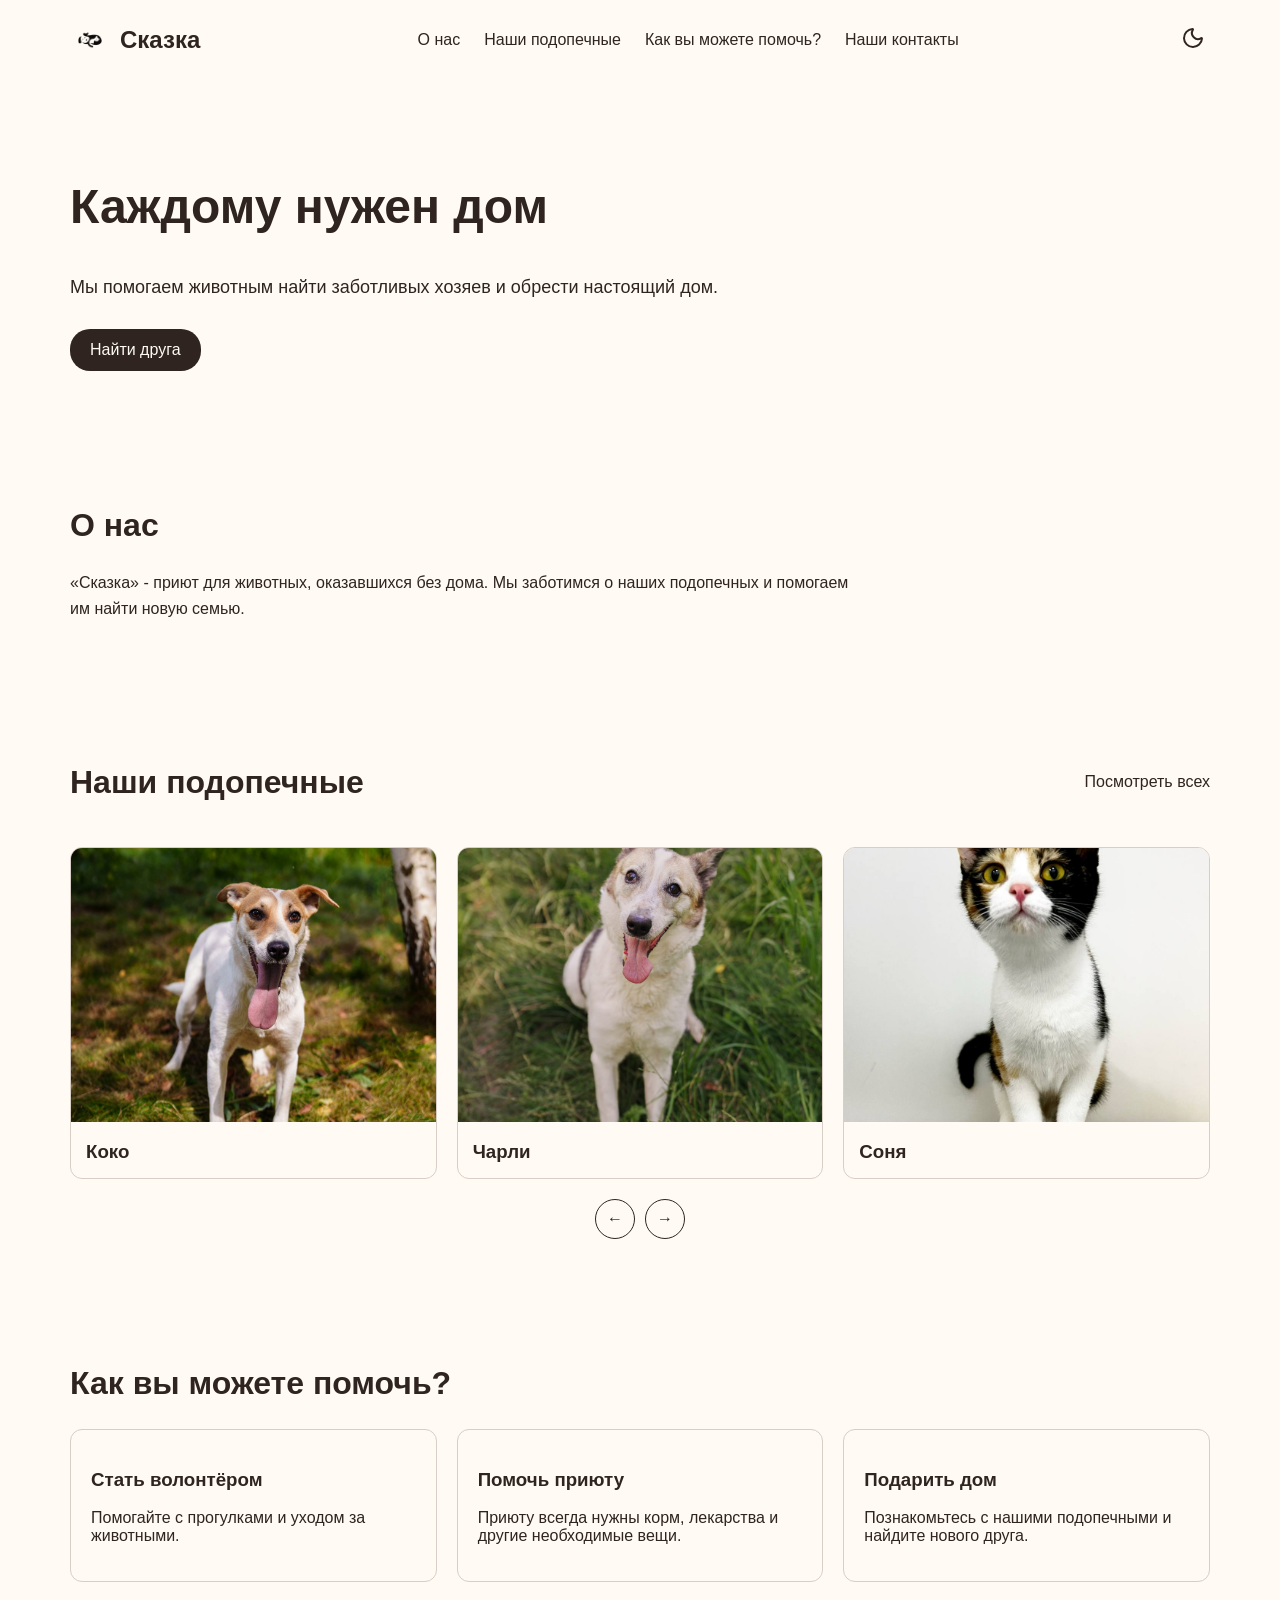
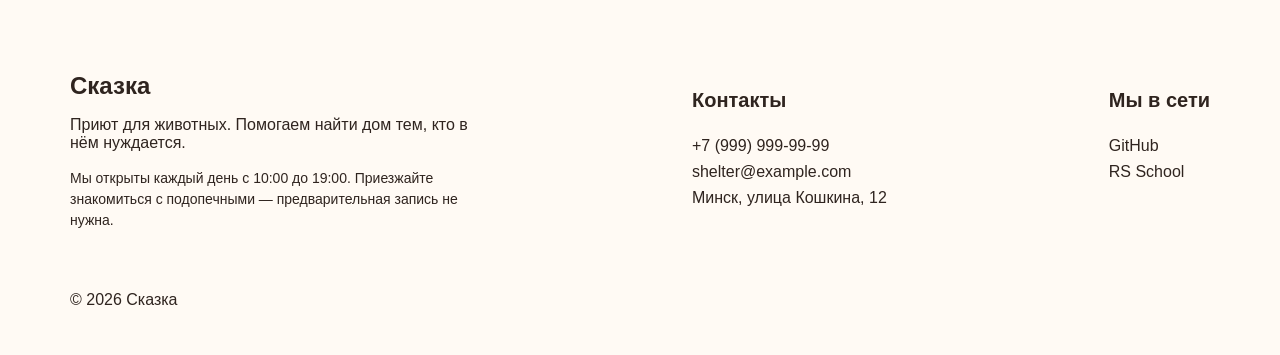
<file: index.html>
<!doctype html>
<html lang="ru">
<head>
    <meta charset="UTF-8">
    <meta name="viewport" content="width=device-width, initial-scale=1.0">
    <meta name="description" content="Приют для животных «Сказка»: помогаем бездомным кошкам и собакам найти заботливых хозяев.">
    <title>Приют для животных «Сказка»</title>
    <link rel="stylesheet" href="./css/style.css">
    <link rel="icon" href="./assets/icons/favicon.png" type="image/png">
</head>

<body>
<header>
    <a class="logo" href="index.html">
        <img src="./assets/header-logo.jpg" alt="" width="40" height="40">
        <span>Сказка</span>
    </a>
    <nav>
        <ul class="nav-list">
            <li><a href="#about">О нас</a></li>
            <li><a href="pets.html">Наши подопечные</a></li>
            <li><a href="#help">Как вы можете помочь?</a></li>
            <li><a href="#contact">Наши контакты</a></li>
        </ul>
    </nav>
    <div class="header-controls">
        <button class="theme-toggle" type="button">
            <img src="./assets/icons/moon-dark.svg" alt="Включить тёмную тему">
        </button>

        <button class="burger" type="button">
            <img src="./assets/icons/burger-dark.svg" alt="Меню">
        </button>
    </div>
</header>

<main>
    <section class="hero">
        <div class="hero-content">
            <h1>Каждому нужен дом</h1>
            <p>
                Мы помогаем животным найти заботливых хозяев
                и обрести настоящий дом.
            </p>
            <a class="primary-button" href="pets.html">Найти друга</a>
        </div>
    </section>
    <section id="about">
        <h2>О нас</h2>
        <p class="section-text">
            «Сказка» - приют для животных, оказавшихся без дома.
            Мы заботимся о наших подопечных и помогаем им найти новую семью.
        </p>
    </section>
    <section id="pets-preview">
        <div class="section-heading">
            <h2>Наши подопечные</h2>
            <a href="pets.html">Посмотреть всех</a>
        </div>

        <div class="slider">
            <div class="slider-track">
                <article class="preview-card">
                    <img src="./assets/dogs/dog-1.jpg" alt="Собака Коко">
                    <h3>Коко</h3>
                </article>

                <article class="preview-card">
                    <img src="./assets/dogs/dog-2.jpg" alt="Собака Чарли">
                    <h3>Чарли</h3>
                </article>

                <article class="preview-card">
                    <img src="./assets/cats/cat-1.jpg" alt="Кошка Соня">
                    <h3>Соня</h3>
                </article>

                <article class="preview-card">
                    <img src="./assets/dogs/dog-3.jpg" alt="Собака Луна">
                    <h3>Луна</h3>
                </article>

                <article class="preview-card">
                    <img src="./assets/cats/cat-2.jpg" alt="Кот Бенедикт">
                    <h3>Бенедикт</h3>
                </article>

                <article class="preview-card">
                    <img src="./assets/dogs/dog-4.jpg" alt="Собака Ричи">
                    <h3>Ричи</h3>
                </article>
            </div>
        </div>

        <div class="slider-controls">
            <button type="button">←</button>
            <button type="button">→</button>
        </div>
    </section>
    <section id="help">
        <h2>Как вы можете помочь?</h2>

        <div class="help-list">
            <article>
                <h3>Стать волонтёром</h3>
                <p>Помогайте с прогулками и уходом за животными.</p>
            </article>

            <article>
                <h3>Помочь приюту</h3>
                <p>Приюту всегда нужны корм, лекарства и другие необходимые вещи.</p>
            </article>

            <article>
                <h3>Подарить дом</h3>
                <p>Познакомьтесь с нашими подопечными и найдите нового друга.</p>
            </article>
        </div>
    </section>
</main>

<footer id="contact" class="footer">
    <div class="footer-info">
        <a class="footer-logo" href="index.html">Сказка</a>
        <p>Приют для животных. Помогаем найти дом тем, кто в нём нуждается.</p>
        <p class="footer-note">Мы открыты каждый день с 10:00 до 19:00. Приезжайте знакомиться
            с подопечными — предварительная запись не нужна.</p>
    </div>

    <div class="footer-contacts">
        <h2>Контакты</h2>
        <a href="tel:+79999999999">+7 (999) 999-99-99</a>
        <a href="mailto:shelter@example.com">shelter@example.com</a>
        <a href="https://maps.app.goo.gl/qy36wA5e27vH6T7N8" target="_blank" rel="noopener">
            Минск, улица Кошкина, 12
        </a>
    </div>

    <div class="footer-links">
        <h2>Мы в сети</h2>
        <a href="https://github.com/kadashee" target="_blank" rel="noopener">GitHub</a>
        <a href="https://rs.school/" target="_blank" rel="noopener">RS School</a>
    </div>

    <p class="footer-copyright">© 2026 Сказка</p>
</footer>
<script src="./js/theme.js"></script>
<script src="./js/burger.js"></script>
<script src="./js/slider.js"></script>
</body>
</html>
</file>
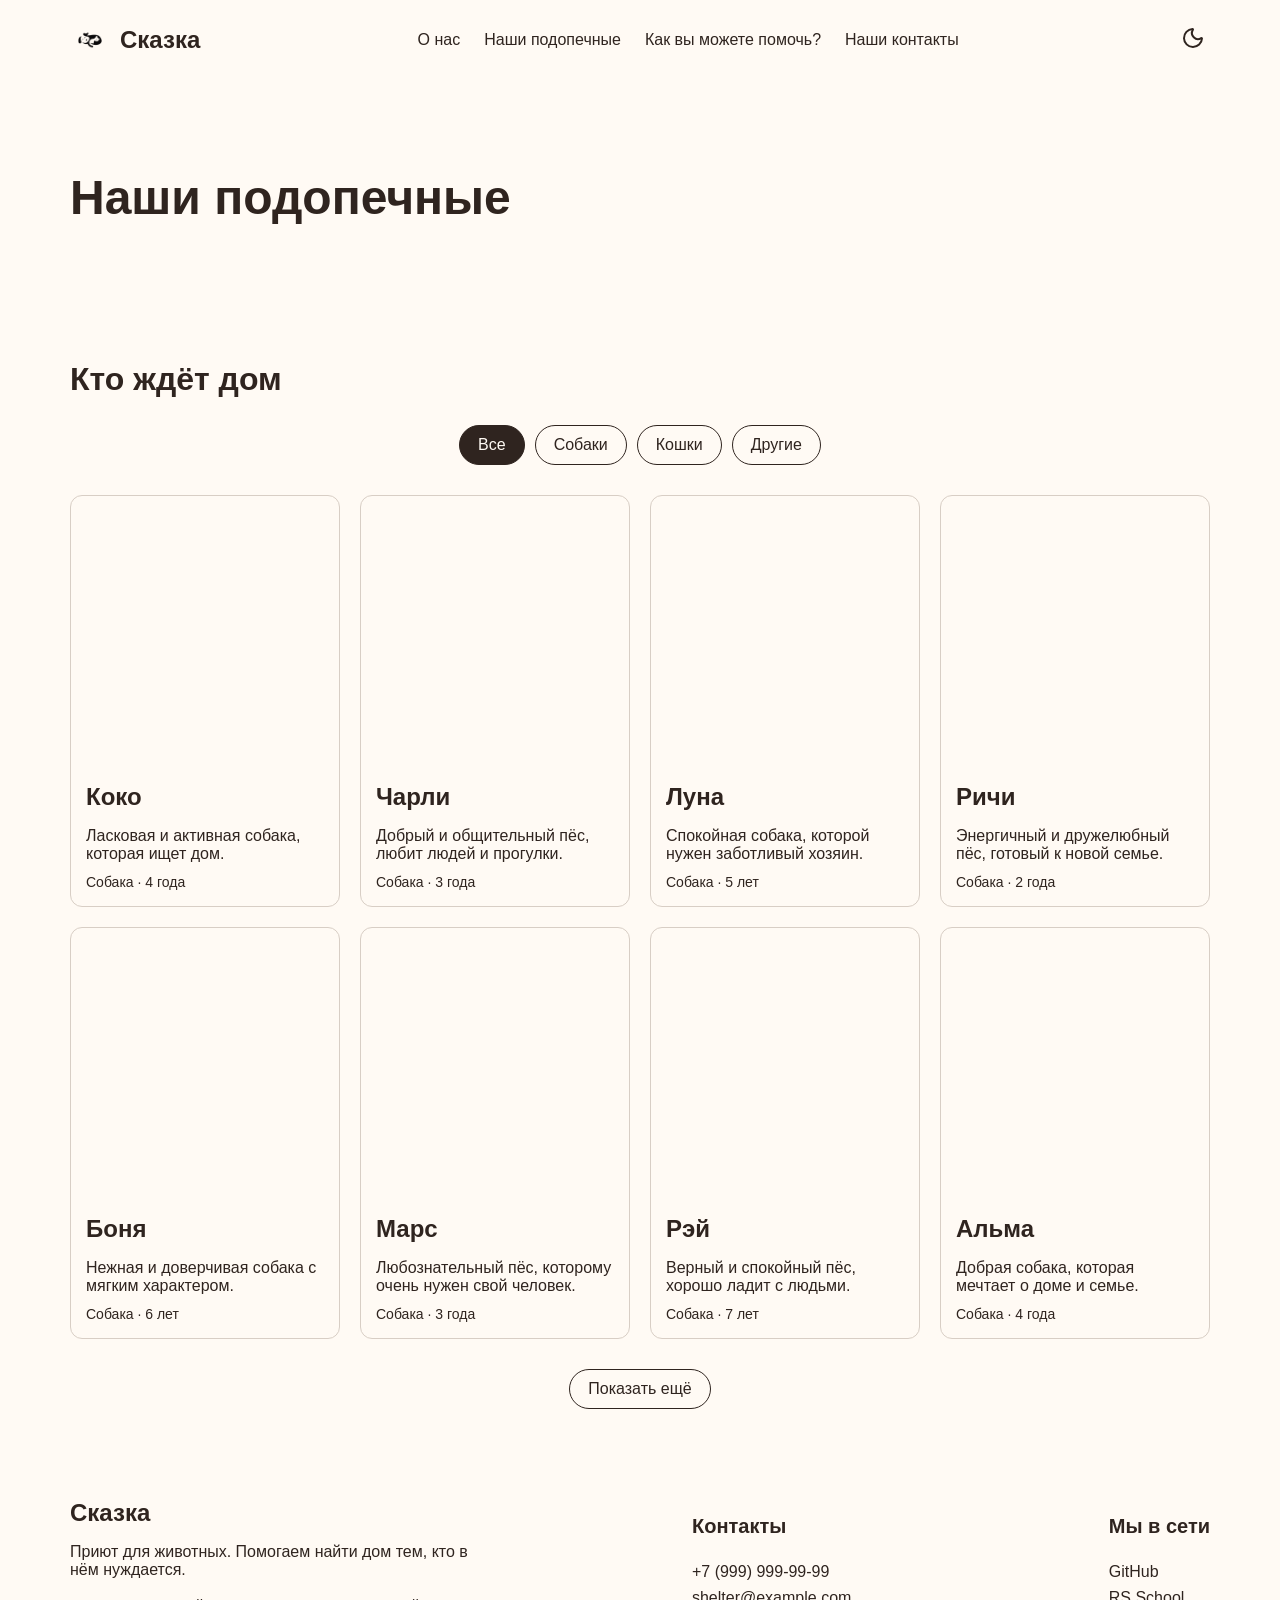
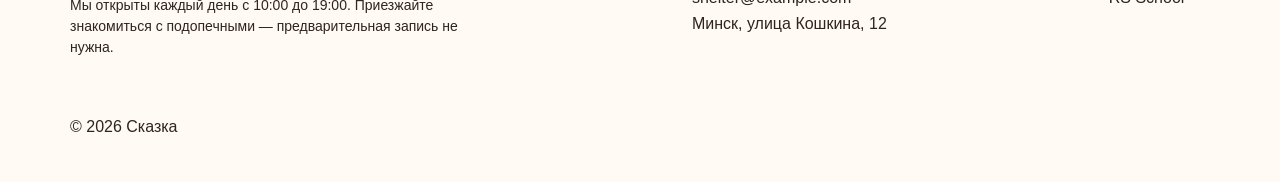
<file: pets.html>
<!doctype html>
<html lang="ru">
<head>
    <meta charset="UTF-8">
    <meta name="viewport" content="width=device-width, initial-scale=1.0">
    <meta name="description" content="Наши подопечные: кошки и собаки приюта «Сказка», которые ищут дом.">
    <title>Наши подопечные</title>
    <link rel="stylesheet" href="./css/style.css">
    <link rel="icon" href="./assets/icons/favicon.png" type="image/png">
</head>

<body>
<header>
    <a class="logo" href="index.html">
        <img src="./assets/header-logo.jpg" alt="" width="40" height="40">
        <span>Сказка</span>
    </a>
    <nav>
        <ul class="nav-list">
            <li><a href="index.html#about">О нас</a></li>
            <li><a href="pets.html">Наши подопечные</a></li>
            <li><a href="index.html#help">Как вы можете помочь?</a></li>
            <li><a href="#contact">Наши контакты</a></li>
        </ul>
    </nav>
    <div class="header-controls">
        <button class="theme-toggle" type="button">
            <img src="./assets/icons/moon-dark.svg" alt="Включить тёмную тему">
        </button>

        <button class="burger" type="button">
            <img src="./assets/icons/burger-dark.svg" alt="Меню">
        </button>
    </div>
</header>

<main>
    <section class="hero hero-compact">
        <h1>Наши подопечные</h1>
    </section>
    <section id="pets-list">
        <h2>Кто ждёт дом</h2>

        <div class="categories">
            <button
                    class="category-button active"
                    type="button"
                    data-category="all"
                    aria-pressed="true"
            >
                Все
            </button>

            <button
                    class="category-button"
                    type="button"
                    data-category="dogs"
                    aria-pressed="false"
            >
                Собаки
            </button>

            <button
                    class="category-button"
                    type="button"
                    data-category="cats"
                    aria-pressed="false"
            >
                Кошки
            </button>

            <button
                    class="category-button"
                    type="button"
                    data-category="other"
                    aria-pressed="false"
            >
                Другие
            </button>
        </div>

        <div class="pets-grid"></div>

        <button class="show-more" type="button">Показать ещё</button>
    </section>

    <div class="modal-overlay">
        <div class="modal">
            <button class="modal-close" type="button">✕</button>
            <div class="modal-content"></div>

            <h3>Чем помочь?</h3>

            <h4>Сумма</h4>
            <div class="categories modal-amounts"></div>

            <h4>Частота</h4>
            <div class="categories">
                <button class="category-button" type="button" data-frequency="Разовая">Разово</button>
                <button class="category-button" type="button" data-frequency="Ежемесячная">Ежемесячно</button>
            </div>

            <p class="donation-result"></p>
        </div>
    </div>
</main>

<footer id="contact" class="footer">
    <div class="footer-info">
        <a class="footer-logo" href="index.html">Сказка</a>
        <p>Приют для животных. Помогаем найти дом тем, кто в нём нуждается.</p>
        <p class="footer-note">Мы открыты каждый день с 10:00 до 19:00. Приезжайте знакомиться
            с подопечными — предварительная запись не нужна.</p>
    </div>

    <div class="footer-contacts">
        <h2>Контакты</h2>
        <a href="tel:+79999999999">+7 (999) 999-99-99</a>
        <a href="mailto:shelter@example.com">shelter@example.com</a>
        <a href="https://maps.app.goo.gl/qy36wA5e27vH6T7N8" target="_blank" rel="noopener">
            Минск, улица Кошкина, 12
        </a>
    </div>

    <div class="footer-links">
        <h2>Мы в сети</h2>
        <a href="https://github.com/kadashee" target="_blank" rel="noopener">GitHub</a>
        <a href="https://rs.school/" target="_blank" rel="noopener">RS School</a>
    </div>

    <p class="footer-copyright">© 2026 Сказка</p>
</footer>
<script src="./js/theme.js"></script>
<script src="./js/burger.js"></script>
<script type="module" src="./js/catalog.js"></script>
</body>
</html>
</file>
<file: css/style.css>
:root {
    --background-color: #fffaf4;
    --text-color: #2f241f;
    --border-color: #d8cec5;
}

* {
    box-sizing: border-box;
}

html {
    scroll-behavior: smooth;
}

body {
    margin: 0;
    font-family: Arial, sans-serif;
    background-color: var(--background-color);
    color: var(--text-color);
}

a {
    color: inherit;
    text-decoration: none;
}

img {
    max-width: 100%;
}

button {
    font: inherit;
    color: inherit;
    cursor: pointer;
}

a,
button {
    transition: opacity 0.2s, background-color 0.2s, color 0.2s;
}

header,
main,
.footer {
    max-width: 1200px;
    margin: 0 auto;
    padding-left: 30px;
    padding-right: 30px;
}

header {
    display: flex;
    align-items: center;
    justify-content: space-between;
    gap: 30px;
    padding-top: 20px;
    padding-bottom: 20px;
    position: sticky;
    top: 0;
    z-index: 10;
    background-color: var(--background-color);
}

.logo,
.footer-logo {
    font-size: 24px;
    font-weight: bold;
}

.logo {
    display: flex;
    align-items: center;
    gap: 10px;
}

.logo img {
    width: 40px;
    height: 40px;
    mix-blend-mode: multiply;
}

[data-theme="dark"] .logo img {
    filter: invert(1);
    mix-blend-mode: screen;
}

.nav-list {
    display: flex;
    gap: 24px;
    margin: 0;
    padding: 0;
    list-style: none;
}

.nav-list a:hover,
.footer a:hover,
.logo:hover,
.section-heading a:hover,
.primary-button:hover,
.header-controls button:hover,
.slider-controls button:hover {
    opacity: 0.7;
}

.header-controls {
    display: flex;
    gap: 10px;
}

.header-controls button {
    padding: 5px;
    border: none;
    background: none;
}

.header-controls img {
    width: 24px;
    height: 24px;
}

.burger {
    display: none;
}

.burger img {
    transition: transform 0.3s;
}

body.menu-open,
body.modal-open {
    overflow: hidden;
}

body.menu-open .burger img {
    transform: rotate(90deg);
}

section {
    padding: 50px 0;
}

h1 {
    font-size: 48px;
}

h2 {
    font-size: 32px;
}

.hero {
    min-height: 350px;
    display: flex;
    align-items: center;
}

.hero-compact {
    min-height: auto;
    padding-bottom: 20px;
}

.hero-content {
    max-width: 650px;
}

.hero-content p {
    font-size: 18px;
    line-height: 1.5;
}

.primary-button {
    display: inline-block;
    margin-top: 10px;
    padding: 12px 20px;
    border-radius: 20px;
    background-color: var(--text-color);
    color: var(--background-color);
}

.section-text {
    max-width: 800px;
    line-height: 1.6;
}

.section-heading {
    display: flex;
    align-items: center;
    justify-content: space-between;
}

.slider {
    overflow: hidden;
    margin-top: 20px;
}

.slider-track {
    display: flex;
    gap: 20px;
    transition: transform 0.5s;
}

.preview-card {
    flex: 0 0 calc((100% - 40px) / 3);
}

.preview-card,
.pet-card,
.help-list article {
    border: 1px solid var(--border-color);
    border-radius: 12px;
    overflow: hidden;
}

.preview-card img,
.pet-card img {
    width: 100%;
    object-fit: cover;
}

.preview-card img {
    aspect-ratio: 4 / 3;
}

.preview-card h3 {
    margin: 15px;
}

.slider-controls {
    display: flex;
    justify-content: center;
    gap: 10px;
    margin-top: 20px;
}

.slider-controls button {
    width: 40px;
    height: 40px;
    border: 1px solid var(--text-color);
    border-radius: 50%;
    background: none;
}

.help-list {
    display: grid;
    grid-template-columns: repeat(3, 1fr);
    gap: 20px;
}

.help-list article {
    padding: 20px;
}

.categories {
    display: flex;
    justify-content: center;
    gap: 10px;
    margin-bottom: 30px;
}

.category-button,
.show-more {
    padding: 10px 18px;
    border: 1px solid var(--text-color);
    border-radius: 20px;
    background: none;
}

.category-button:hover,
.category-button.active,
.show-more:hover {
    background-color: var(--text-color);
    color: var(--background-color);
}

.pets-grid {
    display: grid;
    grid-template-columns: repeat(4, 1fr);
    gap: 20px;
}

.pet-card img {
    aspect-ratio: 1 / 1;
}

.pet-card-content {
    padding: 15px;
}

.pet-card h3 {
    margin: 0 0 10px;
    font-size: 24px;
}

.pet-card p {
    margin-bottom: 10px;
}

.pet-card span {
    font-size: 14px;
}

.pet-card:hover,
.preview-card:hover {
    transform: translateY(-3px);
}

.pet-card,
.preview-card {
    transition: transform 0.2s;
}

.show-more {
    display: block;
    margin: 30px auto 0;
}

.show-more[hidden] {
    display: none;
}

.modal-overlay {
    position: fixed;
    inset: 0;
    z-index: 20;
    display: none;
    align-items: center;
    justify-content: center;
    padding: 15px;
    background-color: rgba(0, 0, 0, 0.6);
}

.modal-overlay.open {
    display: flex;
}

.modal {
    position: relative;
    max-width: 500px;
    max-height: 100%;
    overflow-y: auto;
    padding: 30px;
    border-radius: 12px;
    background-color: var(--background-color);
}

.modal .categories {
    justify-content: flex-start;
}

.modal img {
    width: 100%;
    aspect-ratio: 4 / 3;
    object-fit: cover;
}

.modal-close {
    position: absolute;
    top: 10px;
    right: 10px;
    border: none;
    background: none;
    font-size: 24px;
}

.footer {
    display: flex;
    flex-wrap: wrap;
    justify-content: space-between;
    gap: 30px;
    padding-top: 40px;
    padding-bottom: 30px;
}

.footer-info {
    max-width: 400px;
}

.footer-note {
    font-size: 14px;
    line-height: 1.5;
}

.footer-contacts,
.footer-links {
    display: flex;
    flex-direction: column;
    gap: 8px;
}

.footer h2 {
    font-size: 20px;
}

.footer-copyright {
    width: 100%;
}

@media (max-width: 768px) {
    header,
    main,
    .footer {
        padding-left: 20px;
        padding-right: 20px;
    }

    nav {
        position: fixed;
        top: 80px;
        left: 0;
        right: 0;
        bottom: 0;
        padding: 40px 20px;
        background-color: var(--background-color);
        opacity: 0;
        visibility: hidden;
        transition: opacity 0.3s, visibility 0.3s;
    }

    body.menu-open nav {
        opacity: 1;
        visibility: visible;
    }

    .nav-list {
        flex-direction: column;
        align-items: center;
        gap: 30px;
        font-size: 24px;
    }

    .burger {
        display: block;
    }

    h1 {
        font-size: 40px;
    }

    .help-list {
        grid-template-columns: 1fr;
    }

    .preview-card {
        flex-basis: 100%;
    }

    .pets-grid {
        grid-template-columns: repeat(2, 1fr);
    }
}

@media (max-width: 480px) {
    header,
    main,
    .footer {
        padding-left: 15px;
        padding-right: 15px;
    }

    h1 {
        font-size: 34px;
    }

    h2 {
        font-size: 28px;
    }

    section {
        padding: 35px 0;
    }

    .hero {
        min-height: 280px;
    }

    .section-heading {
        display: block;
    }

    .categories {
        flex-wrap: wrap;
    }

    .pets-grid {
        grid-template-columns: 1fr;
    }

    .footer {
        flex-direction: column;
    }

    .footer-copyright {
        width: auto;
    }
}

@media (max-width: 380px) {
    h1 {
        font-size: 28px;
    }

    h2 {
        font-size: 24px;
    }

    .logo,
    .footer-logo {
        font-size: 20px;
    }

    .categories {
        flex-direction: column;
    }

    .category-button,
    .show-more {
        width: 100%;
    }
}
[data-theme="dark"] {
    --background-color: #24201e;
    --text-color: #fffaf4;
    --border-color: #5a514c;
}
</file>
